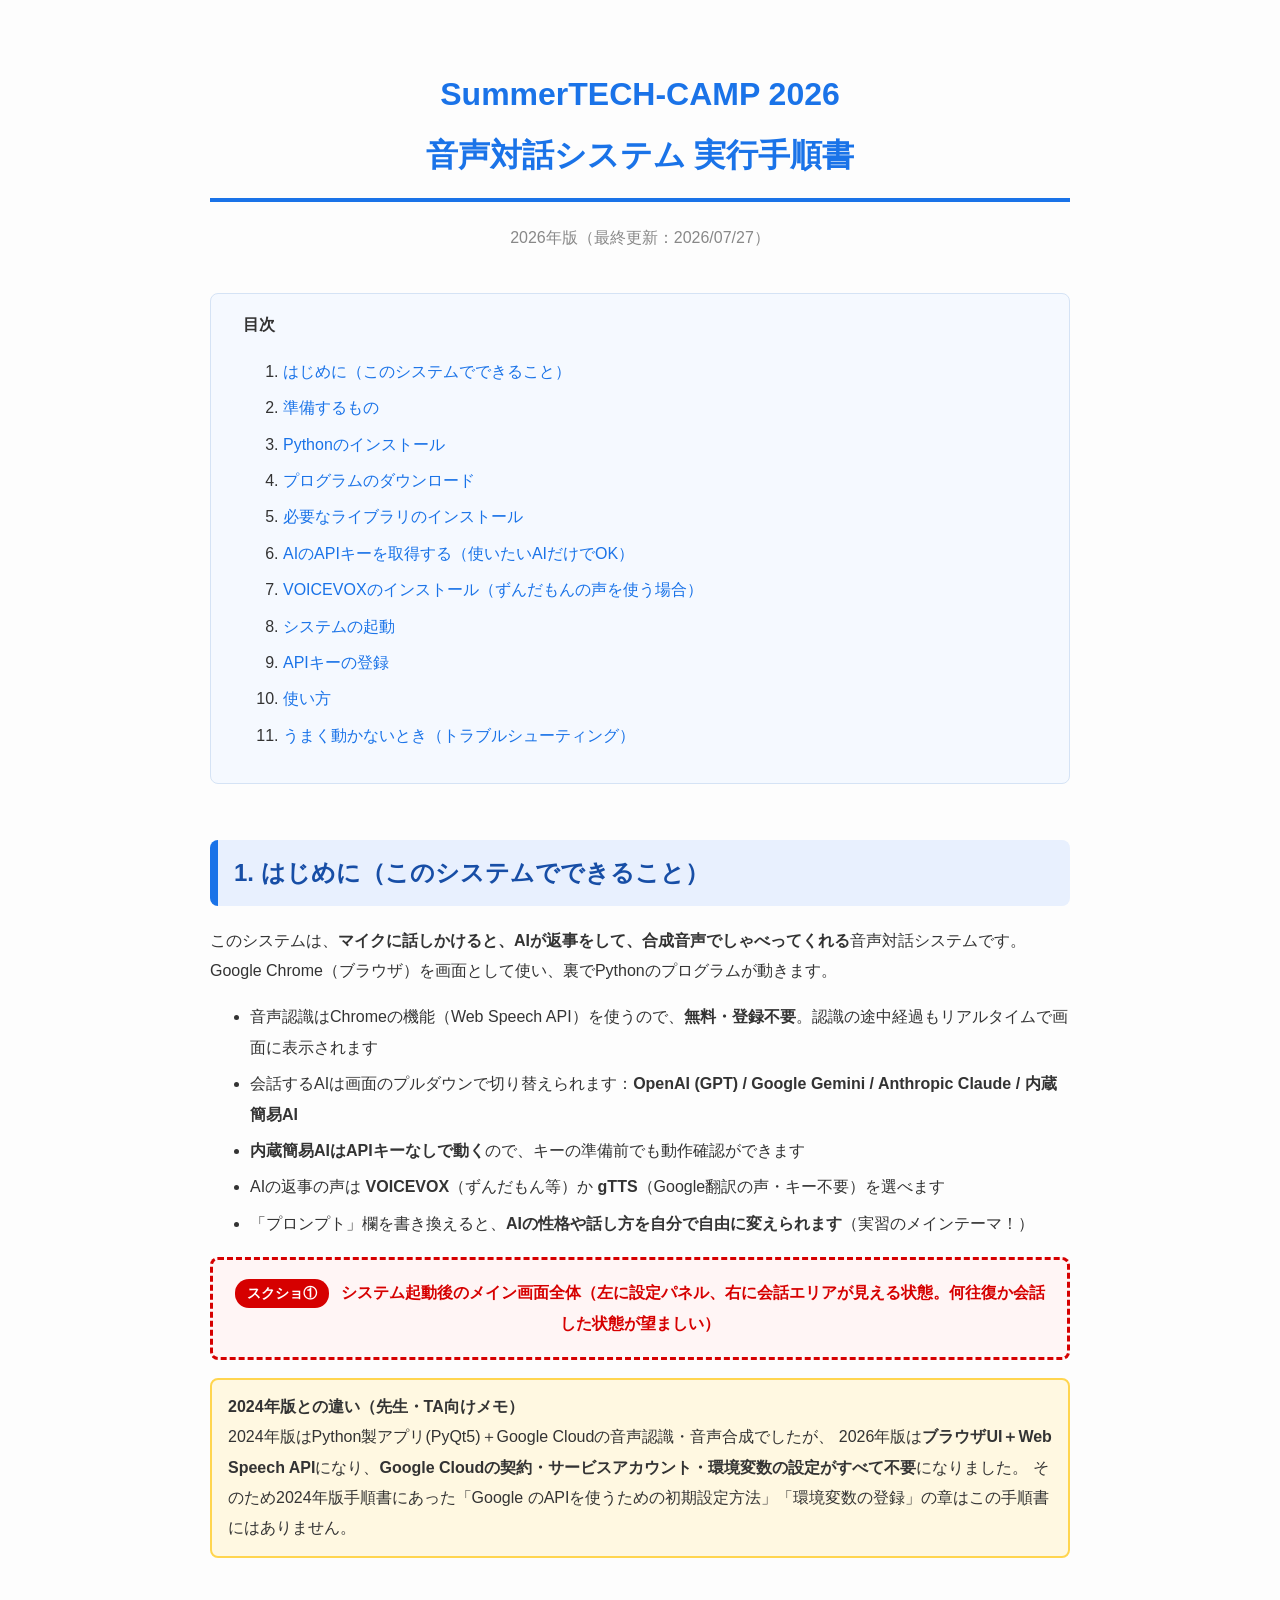
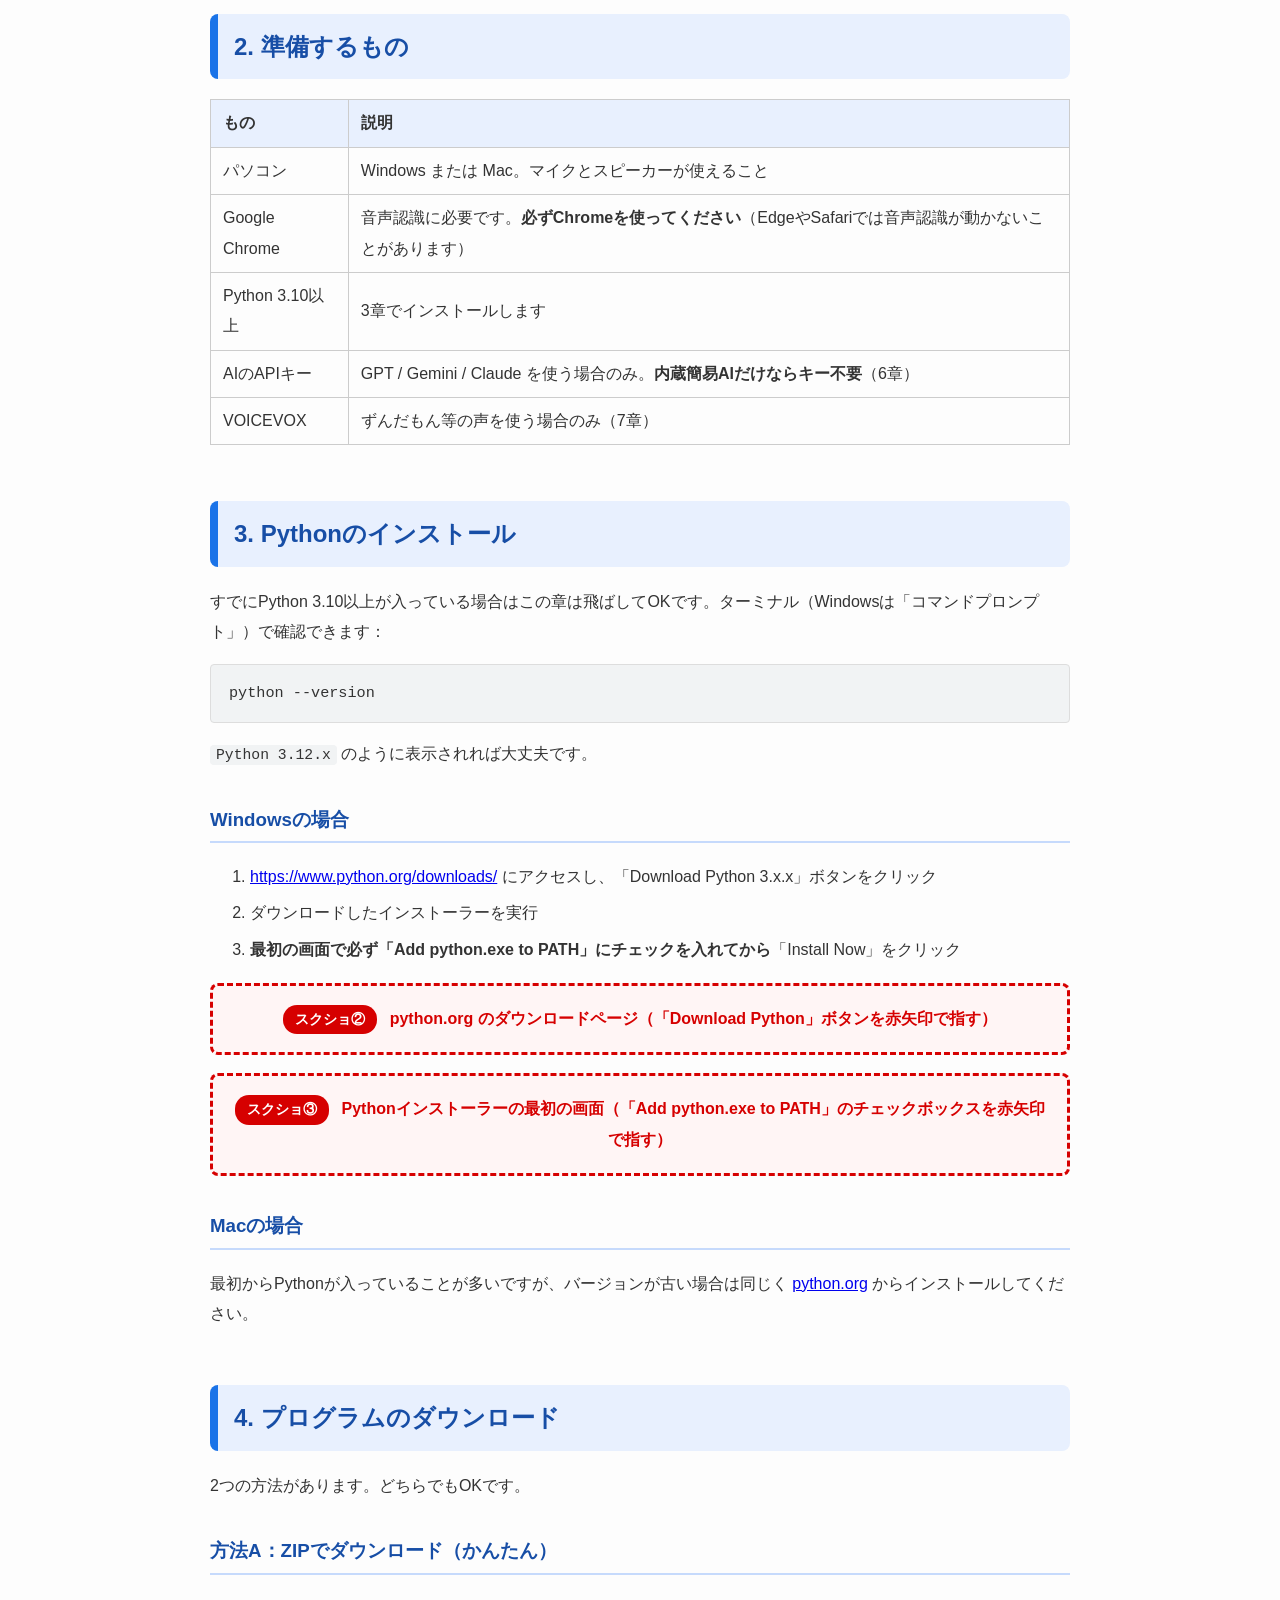
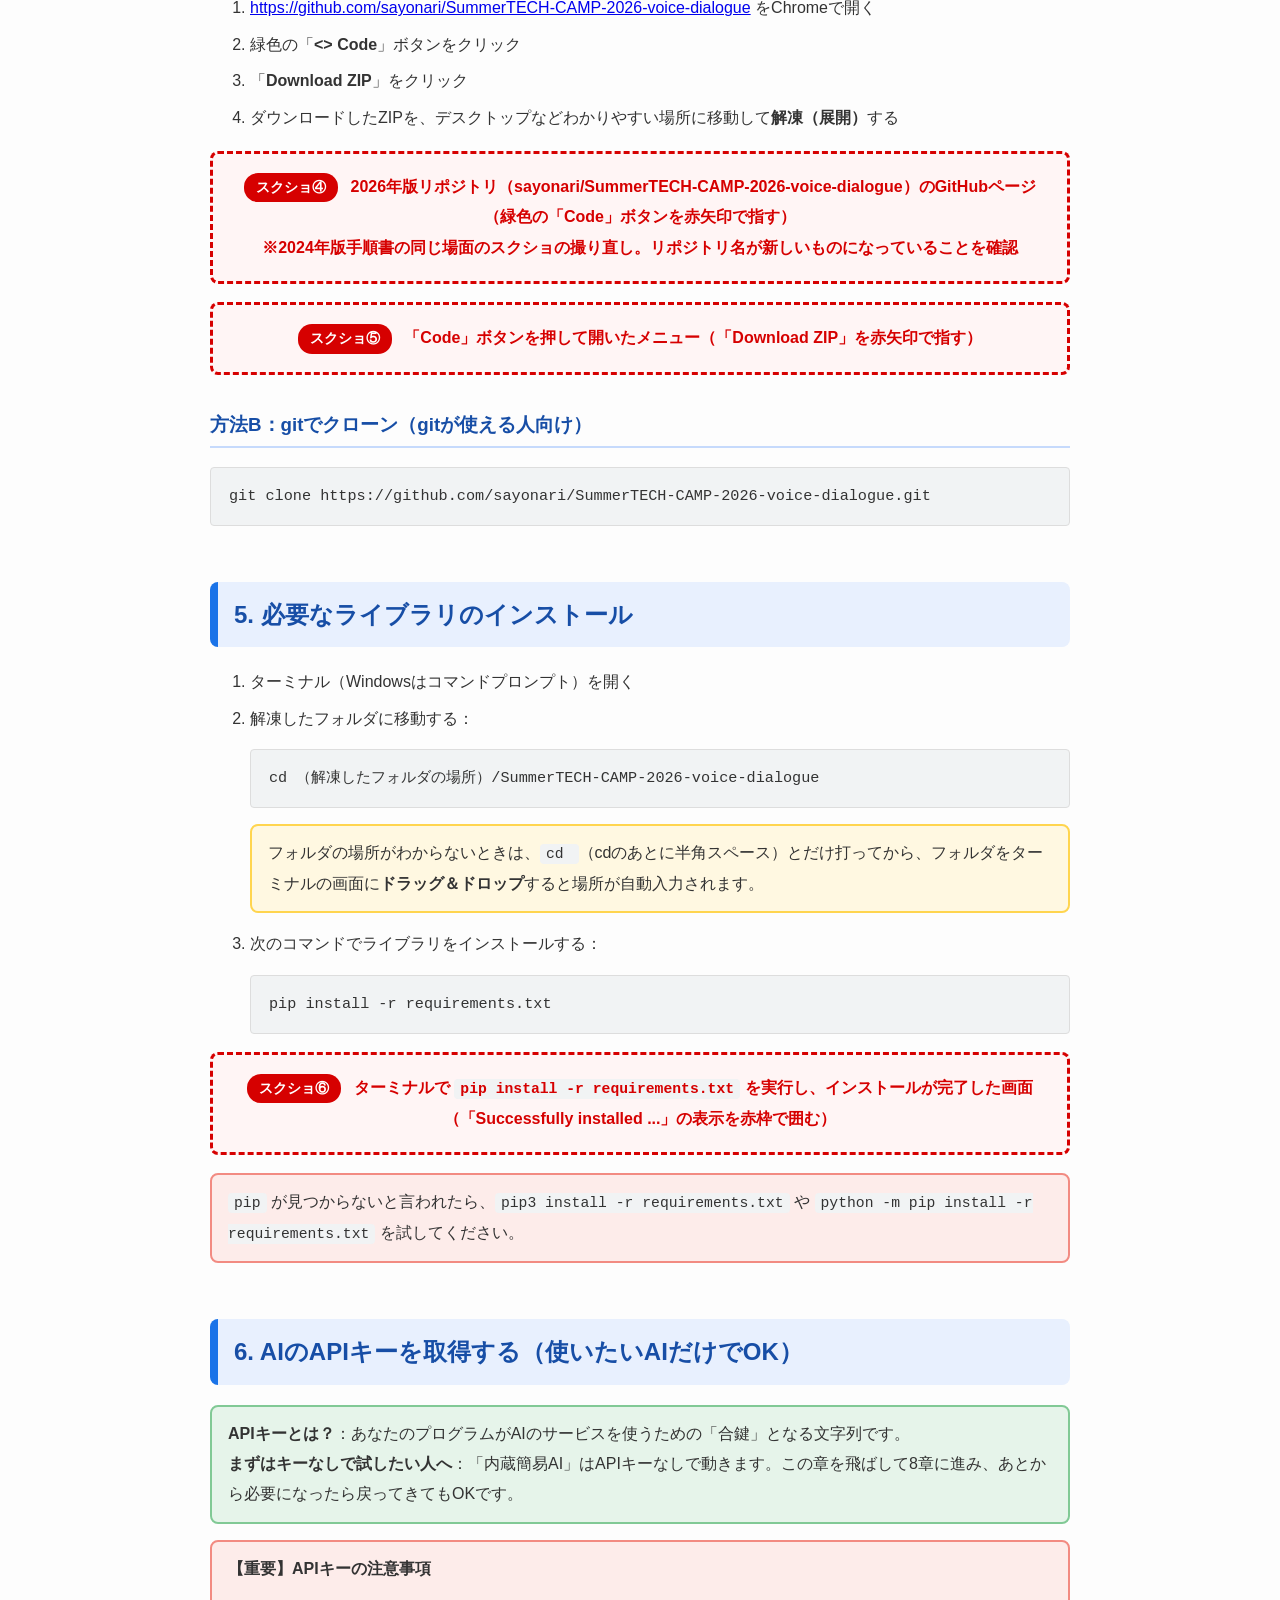
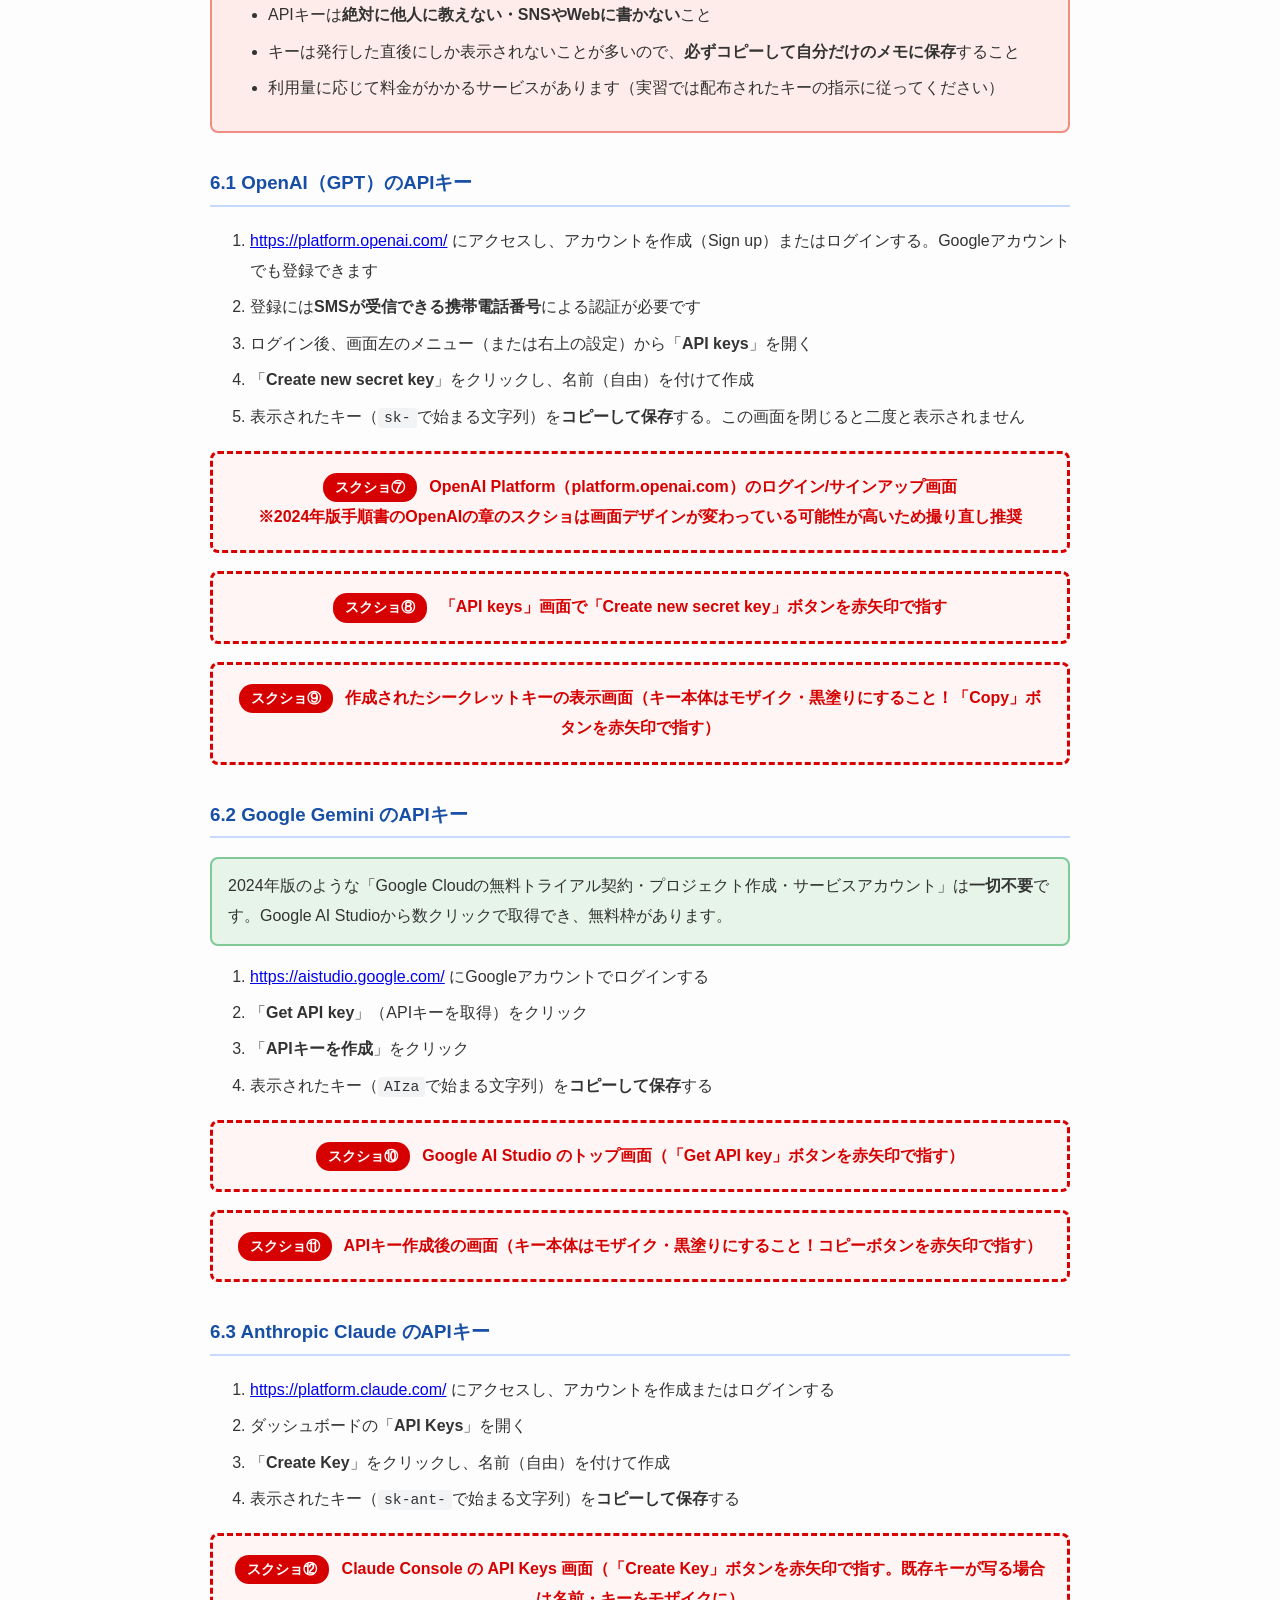
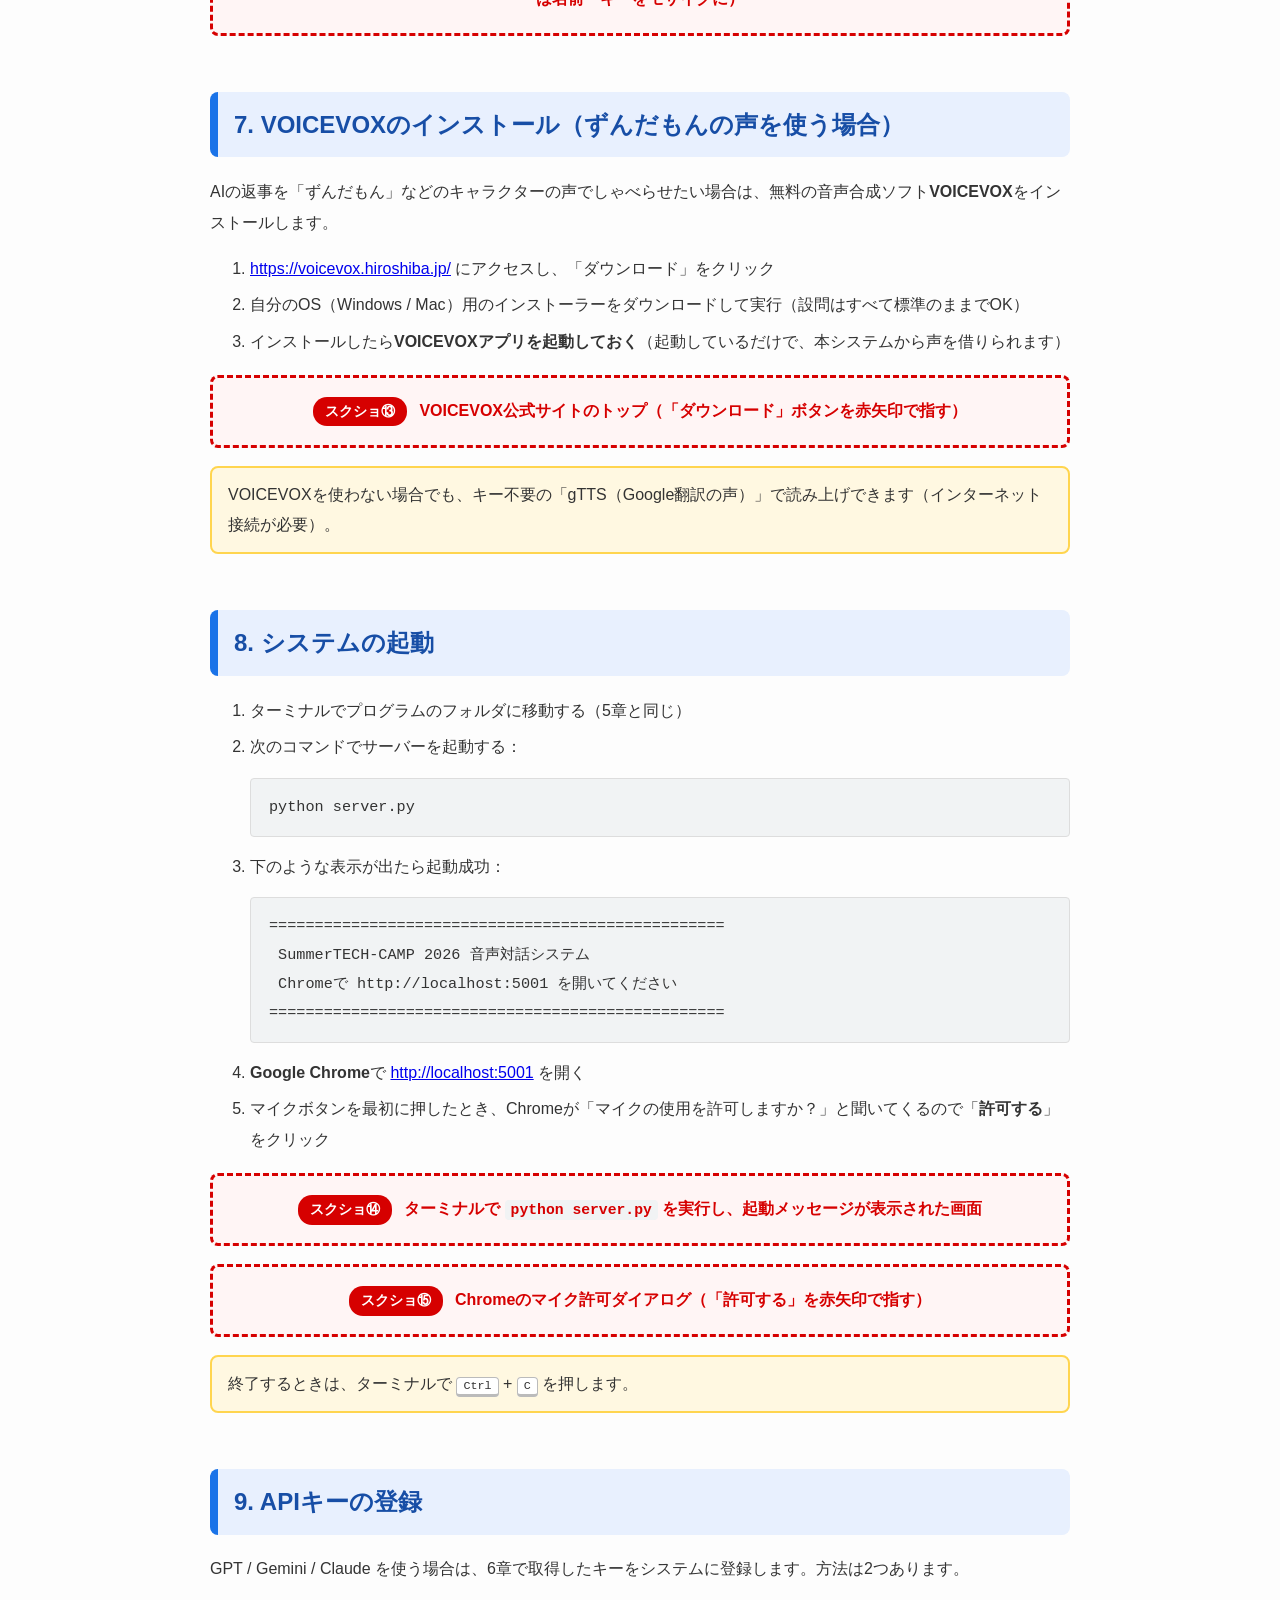
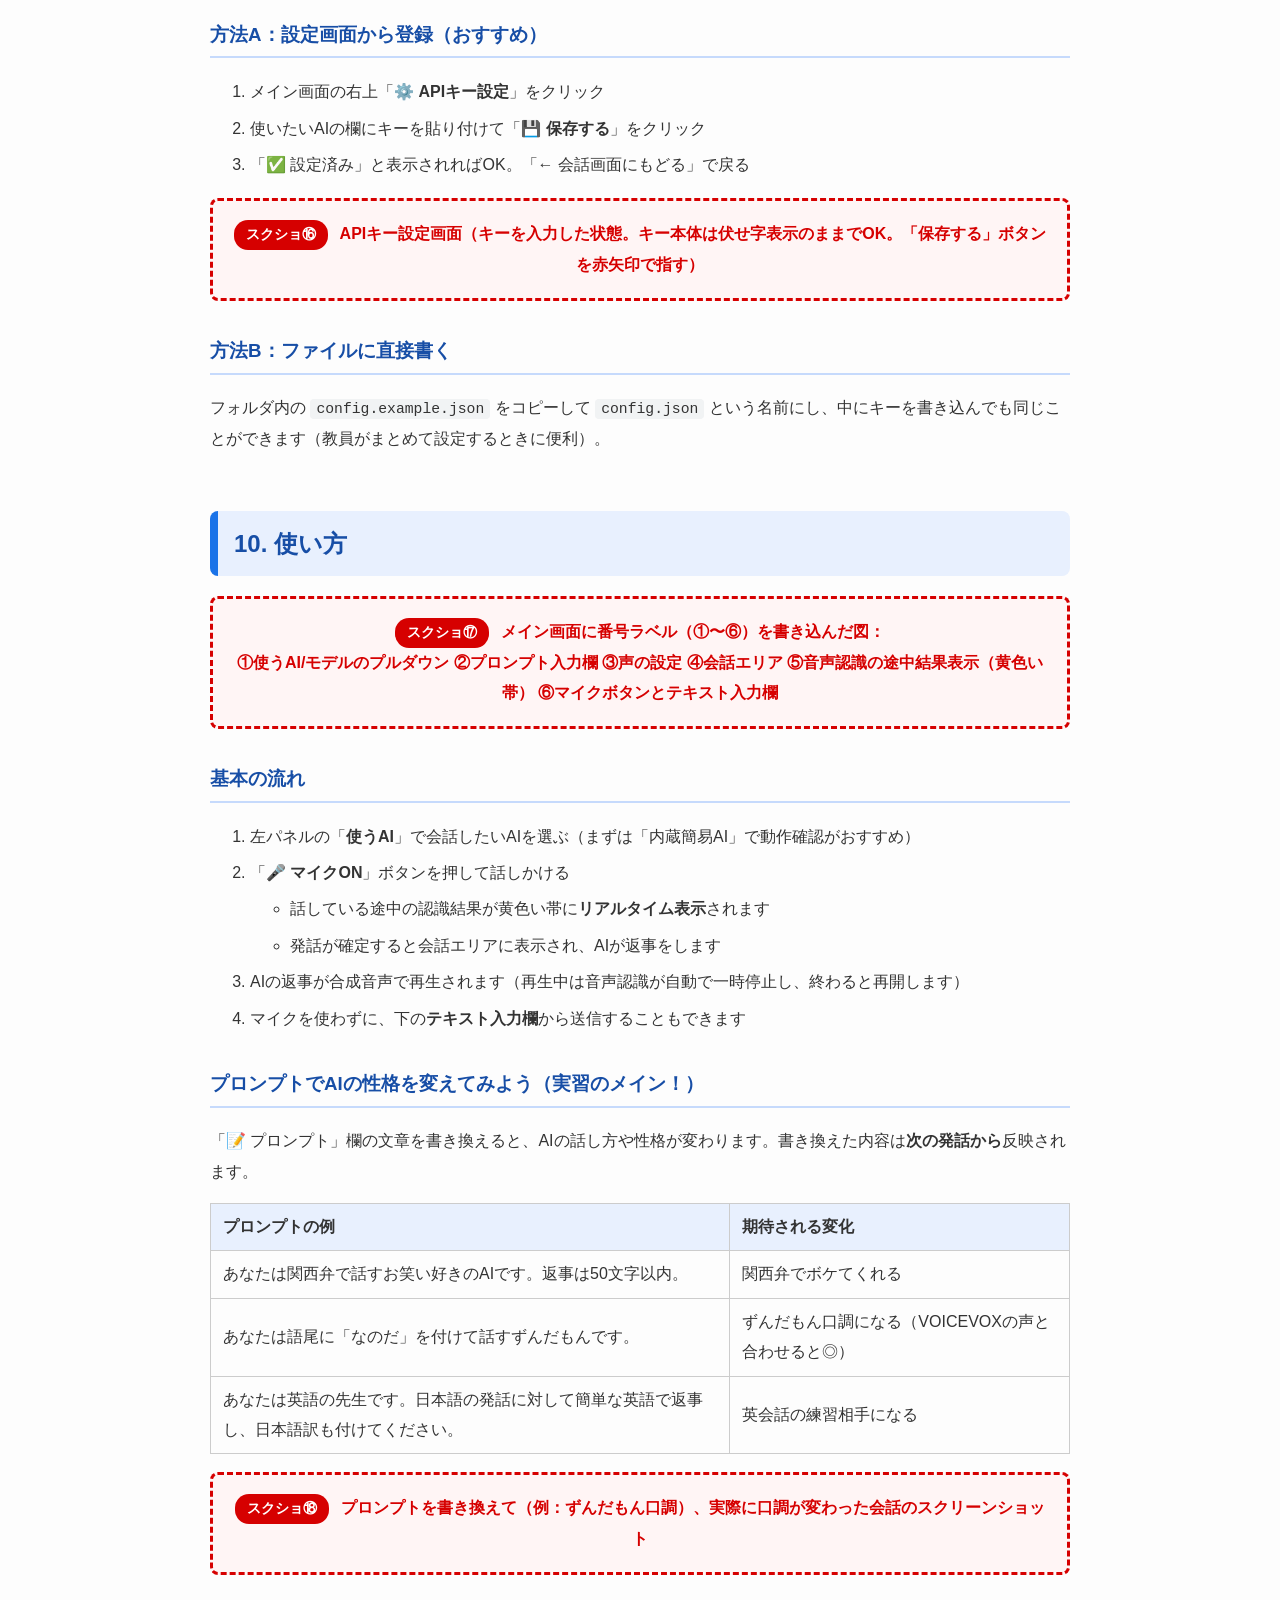
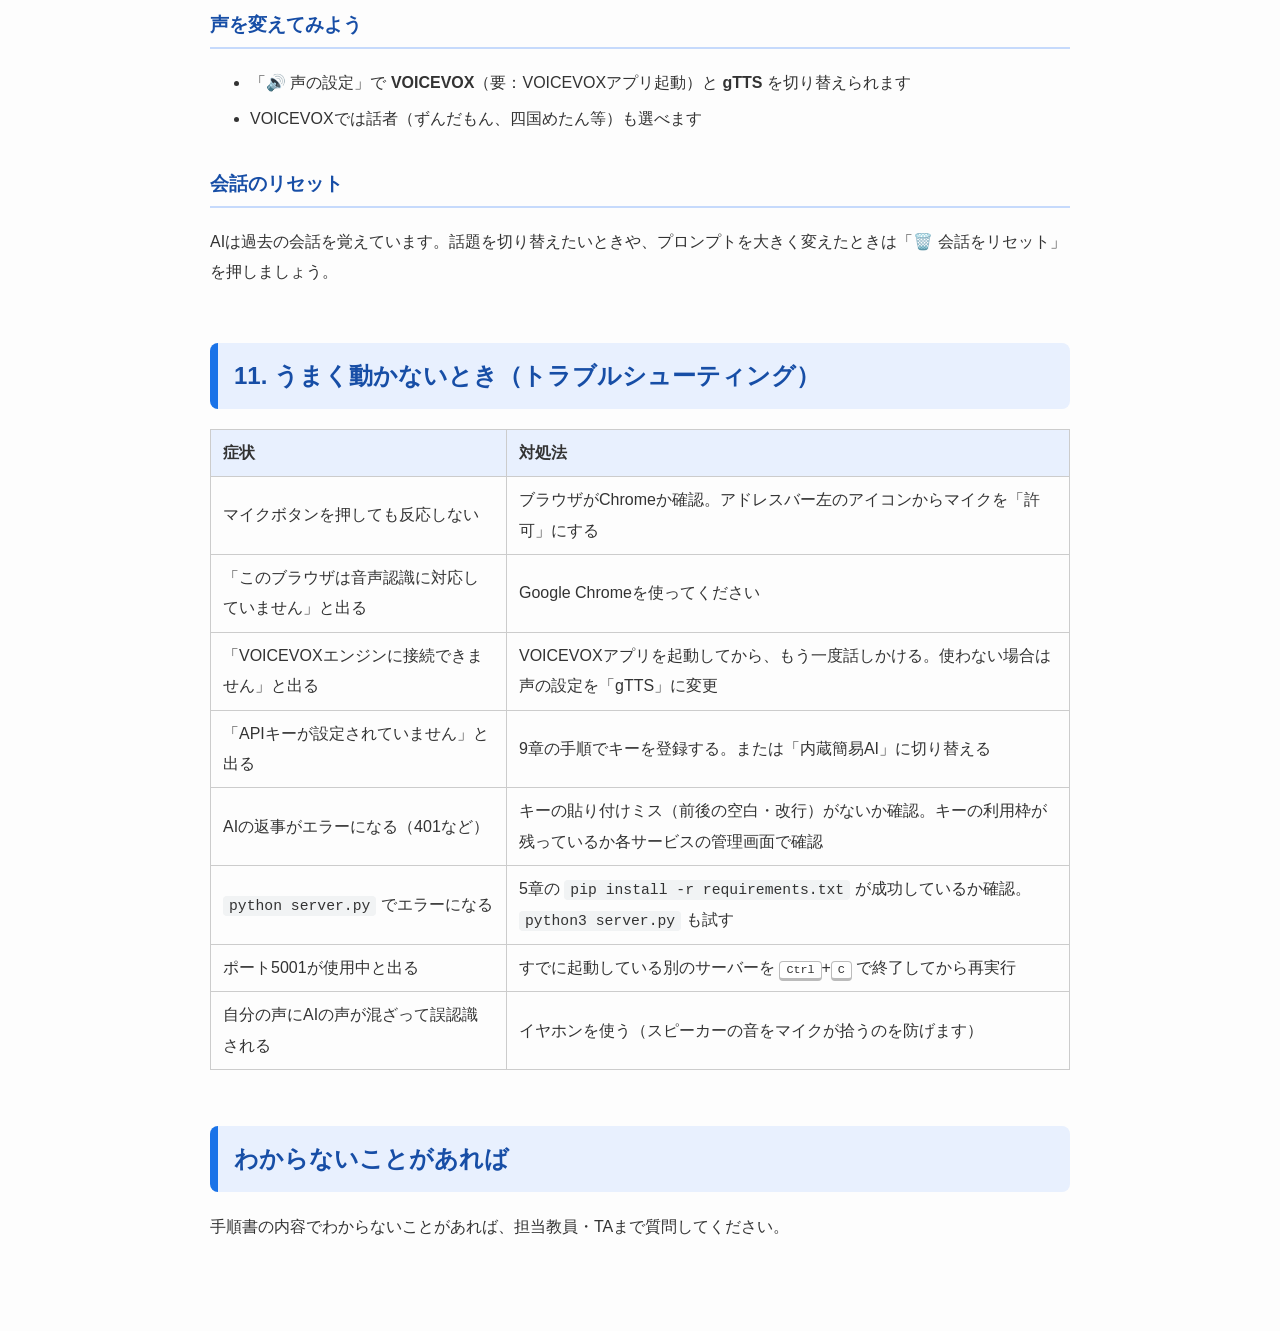
<file: docs/手順書.html>
<!DOCTYPE html>
<html lang="ja">
<head>
<meta charset="UTF-8">
<meta name="viewport" content="width=device-width, initial-scale=1.0">
<title>SummerTECH-CAMP 2026 音声対話システム 実行手順書</title>
<style>
  body {
    font-family: "Hiragino Sans", "Yu Gothic", Meiryo, sans-serif;
    line-height: 1.9;
    color: #333;
    max-width: 860px;
    margin: 0 auto;
    padding: 24px 20px 80px;
    background: #fdfdfd;
  }
  h1 {
    text-align: center;
    color: #1a73e8;
    border-bottom: 4px solid #1a73e8;
    padding-bottom: 12px;
    margin-top: 40px;
  }
  .date { text-align: center; color: #888; margin-bottom: 40px; }
  h2 {
    background: #e8f0fe;
    color: #174ea6;
    padding: 10px 16px;
    border-radius: 8px;
    border-left: 8px solid #1a73e8;
    margin-top: 56px;
  }
  h3 {
    color: #174ea6;
    border-bottom: 2px solid #c6dafc;
    padding-bottom: 4px;
    margin-top: 32px;
  }
  code, pre {
    font-family: "SF Mono", Consolas, Menlo, monospace;
    background: #f1f3f4;
    border-radius: 4px;
  }
  code { padding: 2px 6px; font-size: 0.92em; }
  pre {
    padding: 14px 18px;
    overflow-x: auto;
    border: 1px solid #ddd;
    font-size: 0.95em;
  }
  .box-note {
    background: #fff8e1;
    border: 2px solid #ffd54f;
    border-radius: 8px;
    padding: 12px 16px;
    margin: 16px 0;
  }
  .box-warn {
    background: #fdecea;
    border: 2px solid #f28b82;
    border-radius: 8px;
    padding: 12px 16px;
    margin: 16px 0;
  }
  .box-ok {
    background: #e6f4ea;
    border: 2px solid #81c995;
    border-radius: 8px;
    padding: 12px 16px;
    margin: 16px 0;
  }
  /* ★スクリーンショット指示（編集担当者はこのボックスを画像に置き換える） */
  .screenshot {
    color: #d60000;
    font-weight: bold;
    border: 3px dashed #d60000;
    border-radius: 8px;
    background: #fff5f5;
    padding: 18px 20px;
    margin: 18px 0;
    text-align: center;
  }
  .screenshot .ss-no {
    display: inline-block;
    background: #d60000;
    color: #fff;
    border-radius: 14px;
    padding: 1px 12px;
    margin-right: 8px;
    font-size: 0.9em;
  }
  table { border-collapse: collapse; width: 100%; margin: 16px 0; }
  th, td { border: 1px solid #ccc; padding: 8px 12px; text-align: left; }
  th { background: #e8f0fe; }
  ol li, ul li { margin: 6px 0; }
  .toc {
    background: #f5f9ff;
    border-radius: 8px;
    padding: 16px 32px;
    border: 1px solid #d5e3f5;
  }
  .toc a { color: #1a73e8; text-decoration: none; }
  .toc a:hover { text-decoration: underline; }
  kbd {
    border: 1px solid #bbb; border-bottom-width: 3px;
    border-radius: 4px; padding: 1px 6px; background: #fff; font-size: 0.9em;
  }
</style>
</head>
<body>

<h1>SummerTECH-CAMP 2026<br>音声対話システム 実行手順書</h1>
<p class="date">2026年版（最終更新：2026/07/27）</p>

<div class="toc">
<strong>目次</strong>
<ol>
  <li><a href="#sec1">はじめに（このシステムでできること）</a></li>
  <li><a href="#sec2">準備するもの</a></li>
  <li><a href="#sec3">Pythonのインストール</a></li>
  <li><a href="#sec4">プログラムのダウンロード</a></li>
  <li><a href="#sec5">必要なライブラリのインストール</a></li>
  <li><a href="#sec6">AIのAPIキーを取得する（使いたいAIだけでOK）</a></li>
  <li><a href="#sec7">VOICEVOXのインストール（ずんだもんの声を使う場合）</a></li>
  <li><a href="#sec8">システムの起動</a></li>
  <li><a href="#sec9">APIキーの登録</a></li>
  <li><a href="#sec10">使い方</a></li>
  <li><a href="#sec11">うまく動かないとき（トラブルシューティング）</a></li>
</ol>
</div>

<!-- ================================================================ -->
<h2 id="sec1">1. はじめに（このシステムでできること）</h2>
<p>
このシステムは、<strong>マイクに話しかけると、AIが返事をして、合成音声でしゃべってくれる</strong>音声対話システムです。
Google Chrome（ブラウザ）を画面として使い、裏でPythonのプログラムが動きます。
</p>
<ul>
  <li>音声認識はChromeの機能（Web Speech API）を使うので、<strong>無料・登録不要</strong>。認識の途中経過もリアルタイムで画面に表示されます</li>
  <li>会話するAIは画面のプルダウンで切り替えられます：<strong>OpenAI (GPT) / Google Gemini / Anthropic Claude / 内蔵簡易AI</strong></li>
  <li><strong>内蔵簡易AIはAPIキーなしで動く</strong>ので、キーの準備前でも動作確認ができます</li>
  <li>AIの返事の声は <strong>VOICEVOX</strong>（ずんだもん等）か <strong>gTTS</strong>（Google翻訳の声・キー不要）を選べます</li>
  <li>「プロンプト」欄を書き換えると、<strong>AIの性格や話し方を自分で自由に変えられます</strong>（実習のメインテーマ！）</li>
</ul>

<div class="screenshot"><span class="ss-no">スクショ①</span>
システム起動後のメイン画面全体（左に設定パネル、右に会話エリアが見える状態。何往復か会話した状態が望ましい）
</div>

<div class="box-note">
<strong>2024年版との違い（先生・TA向けメモ）</strong><br>
2024年版はPython製アプリ(PyQt5)＋Google Cloudの音声認識・音声合成でしたが、
2026年版は<strong>ブラウザUI＋Web Speech API</strong>になり、<strong>Google Cloudの契約・サービスアカウント・環境変数の設定がすべて不要</strong>になりました。
そのため2024年版手順書にあった「Google のAPIを使うための初期設定方法」「環境変数の登録」の章はこの手順書にはありません。
</div>

<!-- ================================================================ -->
<h2 id="sec2">2. 準備するもの</h2>
<table>
  <tr><th>もの</th><th>説明</th></tr>
  <tr><td>パソコン</td><td>Windows または Mac。マイクとスピーカーが使えること</td></tr>
  <tr><td>Google Chrome</td><td>音声認識に必要です。<strong>必ずChromeを使ってください</strong>（EdgeやSafariでは音声認識が動かないことがあります）</td></tr>
  <tr><td>Python 3.10以上</td><td>3章でインストールします</td></tr>
  <tr><td>AIのAPIキー</td><td>GPT / Gemini / Claude を使う場合のみ。<strong>内蔵簡易AIだけならキー不要</strong>（6章）</td></tr>
  <tr><td>VOICEVOX</td><td>ずんだもん等の声を使う場合のみ（7章）</td></tr>
</table>

<!-- ================================================================ -->
<h2 id="sec3">3. Pythonのインストール</h2>
<p>すでにPython 3.10以上が入っている場合はこの章は飛ばしてOKです。ターミナル（Windowsは「コマンドプロンプト」）で確認できます：</p>
<pre>python --version</pre>
<p><code>Python 3.12.x</code> のように表示されれば大丈夫です。</p>

<h3>Windowsの場合</h3>
<ol>
  <li><a href="https://www.python.org/downloads/">https://www.python.org/downloads/</a> にアクセスし、「Download Python 3.x.x」ボタンをクリック</li>
  <li>ダウンロードしたインストーラーを実行</li>
  <li><strong>最初の画面で必ず「Add python.exe to PATH」にチェックを入れてから</strong>「Install Now」をクリック</li>
</ol>

<div class="screenshot"><span class="ss-no">スクショ②</span>
python.org のダウンロードページ（「Download Python」ボタンを赤矢印で指す）
</div>
<div class="screenshot"><span class="ss-no">スクショ③</span>
Pythonインストーラーの最初の画面（「Add python.exe to PATH」のチェックボックスを赤矢印で指す）
</div>

<h3>Macの場合</h3>
<p>最初からPythonが入っていることが多いですが、バージョンが古い場合は同じく <a href="https://www.python.org/downloads/">python.org</a> からインストールしてください。</p>

<!-- ================================================================ -->
<h2 id="sec4">4. プログラムのダウンロード</h2>
<p>2つの方法があります。どちらでもOKです。</p>

<h3>方法A：ZIPでダウンロード（かんたん）</h3>
<ol>
  <li><a href="https://github.com/sayonari/SummerTECH-CAMP-2026-voice-dialogue">https://github.com/sayonari/SummerTECH-CAMP-2026-voice-dialogue</a> をChromeで開く</li>
  <li>緑色の「<strong>&lt;&gt; Code</strong>」ボタンをクリック</li>
  <li>「<strong>Download ZIP</strong>」をクリック</li>
  <li>ダウンロードしたZIPを、デスクトップなどわかりやすい場所に移動して<strong>解凍（展開）</strong>する</li>
</ol>

<div class="screenshot"><span class="ss-no">スクショ④</span>
2026年版リポジトリ（sayonari/SummerTECH-CAMP-2026-voice-dialogue）のGitHubページ（緑色の「Code」ボタンを赤矢印で指す）<br>
※2024年版手順書の同じ場面のスクショの撮り直し。リポジトリ名が新しいものになっていることを確認
</div>
<div class="screenshot"><span class="ss-no">スクショ⑤</span>
「Code」ボタンを押して開いたメニュー（「Download ZIP」を赤矢印で指す）
</div>

<h3>方法B：gitでクローン（gitが使える人向け）</h3>
<pre>git clone https://github.com/sayonari/SummerTECH-CAMP-2026-voice-dialogue.git</pre>

<!-- ================================================================ -->
<h2 id="sec5">5. 必要なライブラリのインストール</h2>
<ol>
  <li>ターミナル（Windowsはコマンドプロンプト）を開く</li>
  <li>解凍したフォルダに移動する：
    <pre>cd （解凍したフォルダの場所）/SummerTECH-CAMP-2026-voice-dialogue</pre>
    <div class="box-note">フォルダの場所がわからないときは、<code>cd </code>（cdのあとに半角スペース）とだけ打ってから、フォルダをターミナルの画面に<strong>ドラッグ＆ドロップ</strong>すると場所が自動入力されます。</div>
  </li>
  <li>次のコマンドでライブラリをインストールする：
    <pre>pip install -r requirements.txt</pre>
  </li>
</ol>

<div class="screenshot"><span class="ss-no">スクショ⑥</span>
ターミナルで <code>pip install -r requirements.txt</code> を実行し、インストールが完了した画面（「Successfully installed ...」の表示を赤枠で囲む）
</div>

<div class="box-warn">
<code>pip</code> が見つからないと言われたら、<code>pip3 install -r requirements.txt</code> や <code>python -m pip install -r requirements.txt</code> を試してください。
</div>

<!-- ================================================================ -->
<h2 id="sec6">6. AIのAPIキーを取得する（使いたいAIだけでOK）</h2>

<div class="box-ok">
<strong>APIキーとは？</strong>：あなたのプログラムがAIのサービスを使うための「合鍵」となる文字列です。<br>
<strong>まずはキーなしで試したい人へ</strong>：「内蔵簡易AI」はAPIキーなしで動きます。この章を飛ばして8章に進み、あとから必要になったら戻ってきてもOKです。
</div>

<div class="box-warn">
<strong>【重要】APIキーの注意事項</strong>
<ul>
  <li>APIキーは<strong>絶対に他人に教えない・SNSやWebに書かない</strong>こと</li>
  <li>キーは発行した直後にしか表示されないことが多いので、<strong>必ずコピーして自分だけのメモに保存</strong>すること</li>
  <li>利用量に応じて料金がかかるサービスがあります（実習では配布されたキーの指示に従ってください）</li>
</ul>
</div>

<h3>6.1 OpenAI（GPT）のAPIキー</h3>
<ol>
  <li><a href="https://platform.openai.com/">https://platform.openai.com/</a> にアクセスし、アカウントを作成（Sign up）またはログインする。Googleアカウントでも登録できます</li>
  <li>登録には<strong>SMSが受信できる携帯電話番号</strong>による認証が必要です</li>
  <li>ログイン後、画面左のメニュー（または右上の設定）から「<strong>API keys</strong>」を開く</li>
  <li>「<strong>Create new secret key</strong>」をクリックし、名前（自由）を付けて作成</li>
  <li>表示されたキー（<code>sk-</code>で始まる文字列）を<strong>コピーして保存</strong>する。この画面を閉じると二度と表示されません</li>
</ol>

<div class="screenshot"><span class="ss-no">スクショ⑦</span>
OpenAI Platform（platform.openai.com）のログイン/サインアップ画面<br>
※2024年版手順書のOpenAIの章のスクショは画面デザインが変わっている可能性が高いため撮り直し推奨
</div>
<div class="screenshot"><span class="ss-no">スクショ⑧</span>
「API keys」画面で「Create new secret key」ボタンを赤矢印で指す
</div>
<div class="screenshot"><span class="ss-no">スクショ⑨</span>
作成されたシークレットキーの表示画面（キー本体はモザイク・黒塗りにすること！「Copy」ボタンを赤矢印で指す）
</div>

<h3>6.2 Google Gemini のAPIキー</h3>
<div class="box-ok">
2024年版のような「Google Cloudの無料トライアル契約・プロジェクト作成・サービスアカウント」は<strong>一切不要</strong>です。Google AI Studioから数クリックで取得でき、無料枠があります。
</div>
<ol>
  <li><a href="https://aistudio.google.com/">https://aistudio.google.com/</a> にGoogleアカウントでログインする</li>
  <li>「<strong>Get API key</strong>」（APIキーを取得）をクリック</li>
  <li>「<strong>APIキーを作成</strong>」をクリック</li>
  <li>表示されたキー（<code>AIza</code>で始まる文字列）を<strong>コピーして保存</strong>する</li>
</ol>

<div class="screenshot"><span class="ss-no">スクショ⑩</span>
Google AI Studio のトップ画面（「Get API key」ボタンを赤矢印で指す）
</div>
<div class="screenshot"><span class="ss-no">スクショ⑪</span>
APIキー作成後の画面（キー本体はモザイク・黒塗りにすること！コピーボタンを赤矢印で指す）
</div>

<h3>6.3 Anthropic Claude のAPIキー</h3>
<ol>
  <li><a href="https://platform.claude.com/">https://platform.claude.com/</a> にアクセスし、アカウントを作成またはログインする</li>
  <li>ダッシュボードの「<strong>API Keys</strong>」を開く</li>
  <li>「<strong>Create Key</strong>」をクリックし、名前（自由）を付けて作成</li>
  <li>表示されたキー（<code>sk-ant-</code>で始まる文字列）を<strong>コピーして保存</strong>する</li>
</ol>

<div class="screenshot"><span class="ss-no">スクショ⑫</span>
Claude Console の API Keys 画面（「Create Key」ボタンを赤矢印で指す。既存キーが写る場合は名前・キーをモザイクに）
</div>

<!-- ================================================================ -->
<h2 id="sec7">7. VOICEVOXのインストール（ずんだもんの声を使う場合）</h2>
<p>AIの返事を「ずんだもん」などのキャラクターの声でしゃべらせたい場合は、無料の音声合成ソフト<strong>VOICEVOX</strong>をインストールします。</p>
<ol>
  <li><a href="https://voicevox.hiroshiba.jp/">https://voicevox.hiroshiba.jp/</a> にアクセスし、「ダウンロード」をクリック</li>
  <li>自分のOS（Windows / Mac）用のインストーラーをダウンロードして実行（設問はすべて標準のままでOK）</li>
  <li>インストールしたら<strong>VOICEVOXアプリを起動しておく</strong>（起動しているだけで、本システムから声を借りられます）</li>
</ol>

<div class="screenshot"><span class="ss-no">スクショ⑬</span>
VOICEVOX公式サイトのトップ（「ダウンロード」ボタンを赤矢印で指す）
</div>

<div class="box-note">
VOICEVOXを使わない場合でも、キー不要の「gTTS（Google翻訳の声）」で読み上げできます（インターネット接続が必要）。
</div>

<!-- ================================================================ -->
<h2 id="sec8">8. システムの起動</h2>
<ol>
  <li>ターミナルでプログラムのフォルダに移動する（5章と同じ）</li>
  <li>次のコマンドでサーバーを起動する：
    <pre>python server.py</pre>
  </li>
  <li>下のような表示が出たら起動成功：
    <pre>==================================================
 SummerTECH-CAMP 2026 音声対話システム
 Chromeで http://localhost:5001 を開いてください
==================================================</pre>
  </li>
  <li><strong>Google Chrome</strong>で <a href="http://localhost:5001">http://localhost:5001</a> を開く</li>
  <li>マイクボタンを最初に押したとき、Chromeが「マイクの使用を許可しますか？」と聞いてくるので「<strong>許可する</strong>」をクリック</li>
</ol>

<div class="screenshot"><span class="ss-no">スクショ⑭</span>
ターミナルで <code>python server.py</code> を実行し、起動メッセージが表示された画面
</div>
<div class="screenshot"><span class="ss-no">スクショ⑮</span>
Chromeのマイク許可ダイアログ（「許可する」を赤矢印で指す）
</div>

<div class="box-note">
終了するときは、ターミナルで <kbd>Ctrl</kbd> + <kbd>C</kbd> を押します。
</div>

<!-- ================================================================ -->
<h2 id="sec9">9. APIキーの登録</h2>
<p>GPT / Gemini / Claude を使う場合は、6章で取得したキーをシステムに登録します。方法は2つあります。</p>

<h3>方法A：設定画面から登録（おすすめ）</h3>
<ol>
  <li>メイン画面の右上「<strong>⚙️ APIキー設定</strong>」をクリック</li>
  <li>使いたいAIの欄にキーを貼り付けて「<strong>💾 保存する</strong>」をクリック</li>
  <li>「✅ 設定済み」と表示されればOK。「← 会話画面にもどる」で戻る</li>
</ol>

<div class="screenshot"><span class="ss-no">スクショ⑯</span>
APIキー設定画面（キーを入力した状態。キー本体は伏せ字表示のままでOK。「保存する」ボタンを赤矢印で指す）
</div>

<h3>方法B：ファイルに直接書く</h3>
<p>フォルダ内の <code>config.example.json</code> をコピーして <code>config.json</code> という名前にし、中にキーを書き込んでも同じことができます（教員がまとめて設定するときに便利）。</p>

<!-- ================================================================ -->
<h2 id="sec10">10. 使い方</h2>

<div class="screenshot"><span class="ss-no">スクショ⑰</span>
メイン画面に番号ラベル（①〜⑥）を書き込んだ図：<br>
①使うAI/モデルのプルダウン ②プロンプト入力欄 ③声の設定 ④会話エリア ⑤音声認識の途中結果表示（黄色い帯） ⑥マイクボタンとテキスト入力欄
</div>

<h3>基本の流れ</h3>
<ol>
  <li>左パネルの「<strong>使うAI</strong>」で会話したいAIを選ぶ（まずは「内蔵簡易AI」で動作確認がおすすめ）</li>
  <li>「<strong>🎤 マイクON</strong>」ボタンを押して話しかける
    <ul><li>話している途中の認識結果が黄色い帯に<strong>リアルタイム表示</strong>されます</li>
        <li>発話が確定すると会話エリアに表示され、AIが返事をします</li></ul>
  </li>
  <li>AIの返事が合成音声で再生されます（再生中は音声認識が自動で一時停止し、終わると再開します）</li>
  <li>マイクを使わずに、下の<strong>テキスト入力欄</strong>から送信することもできます</li>
</ol>

<h3>プロンプトでAIの性格を変えてみよう（実習のメイン！）</h3>
<p>「📝 プロンプト」欄の文章を書き換えると、AIの話し方や性格が変わります。書き換えた内容は<strong>次の発話から</strong>反映されます。</p>
<table>
  <tr><th>プロンプトの例</th><th>期待される変化</th></tr>
  <tr><td>あなたは関西弁で話すお笑い好きのAIです。返事は50文字以内。</td><td>関西弁でボケてくれる</td></tr>
  <tr><td>あなたは語尾に「なのだ」を付けて話すずんだもんです。</td><td>ずんだもん口調になる（VOICEVOXの声と合わせると◎）</td></tr>
  <tr><td>あなたは英語の先生です。日本語の発話に対して簡単な英語で返事し、日本語訳も付けてください。</td><td>英会話の練習相手になる</td></tr>
</table>

<div class="screenshot"><span class="ss-no">スクショ⑱</span>
プロンプトを書き換えて（例：ずんだもん口調）、実際に口調が変わった会話のスクリーンショット
</div>

<h3>声を変えてみよう</h3>
<ul>
  <li>「🔊 声の設定」で <strong>VOICEVOX</strong>（要：VOICEVOXアプリ起動）と <strong>gTTS</strong> を切り替えられます</li>
  <li>VOICEVOXでは話者（ずんだもん、四国めたん等）も選べます</li>
</ul>

<h3>会話のリセット</h3>
<p>AIは過去の会話を覚えています。話題を切り替えたいときや、プロンプトを大きく変えたときは「🗑️ 会話をリセット」を押しましょう。</p>

<!-- ================================================================ -->
<h2 id="sec11">11. うまく動かないとき（トラブルシューティング）</h2>
<table>
  <tr><th>症状</th><th>対処法</th></tr>
  <tr><td>マイクボタンを押しても反応しない</td><td>ブラウザがChromeか確認。アドレスバー左のアイコンからマイクを「許可」にする</td></tr>
  <tr><td>「このブラウザは音声認識に対応していません」と出る</td><td>Google Chromeを使ってください</td></tr>
  <tr><td>「VOICEVOXエンジンに接続できません」と出る</td><td>VOICEVOXアプリを起動してから、もう一度話しかける。使わない場合は声の設定を「gTTS」に変更</td></tr>
  <tr><td>「APIキーが設定されていません」と出る</td><td>9章の手順でキーを登録する。または「内蔵簡易AI」に切り替える</td></tr>
  <tr><td>AIの返事がエラーになる（401など）</td><td>キーの貼り付けミス（前後の空白・改行）がないか確認。キーの利用枠が残っているか各サービスの管理画面で確認</td></tr>
  <tr><td><code>python server.py</code> でエラーになる</td><td>5章の <code>pip install -r requirements.txt</code> が成功しているか確認。<code>python3 server.py</code> も試す</td></tr>
  <tr><td>ポート5001が使用中と出る</td><td>すでに起動している別のサーバーを <kbd>Ctrl</kbd>+<kbd>C</kbd> で終了してから再実行</td></tr>
  <tr><td>自分の声にAIの声が混ざって誤認識される</td><td>イヤホンを使う（スピーカーの音をマイクが拾うのを防げます）</td></tr>
</table>

<h2>わからないことがあれば</h2>
<p>手順書の内容でわからないことがあれば、担当教員・TAまで質問してください。</p>

</body>
</html>
</file>
